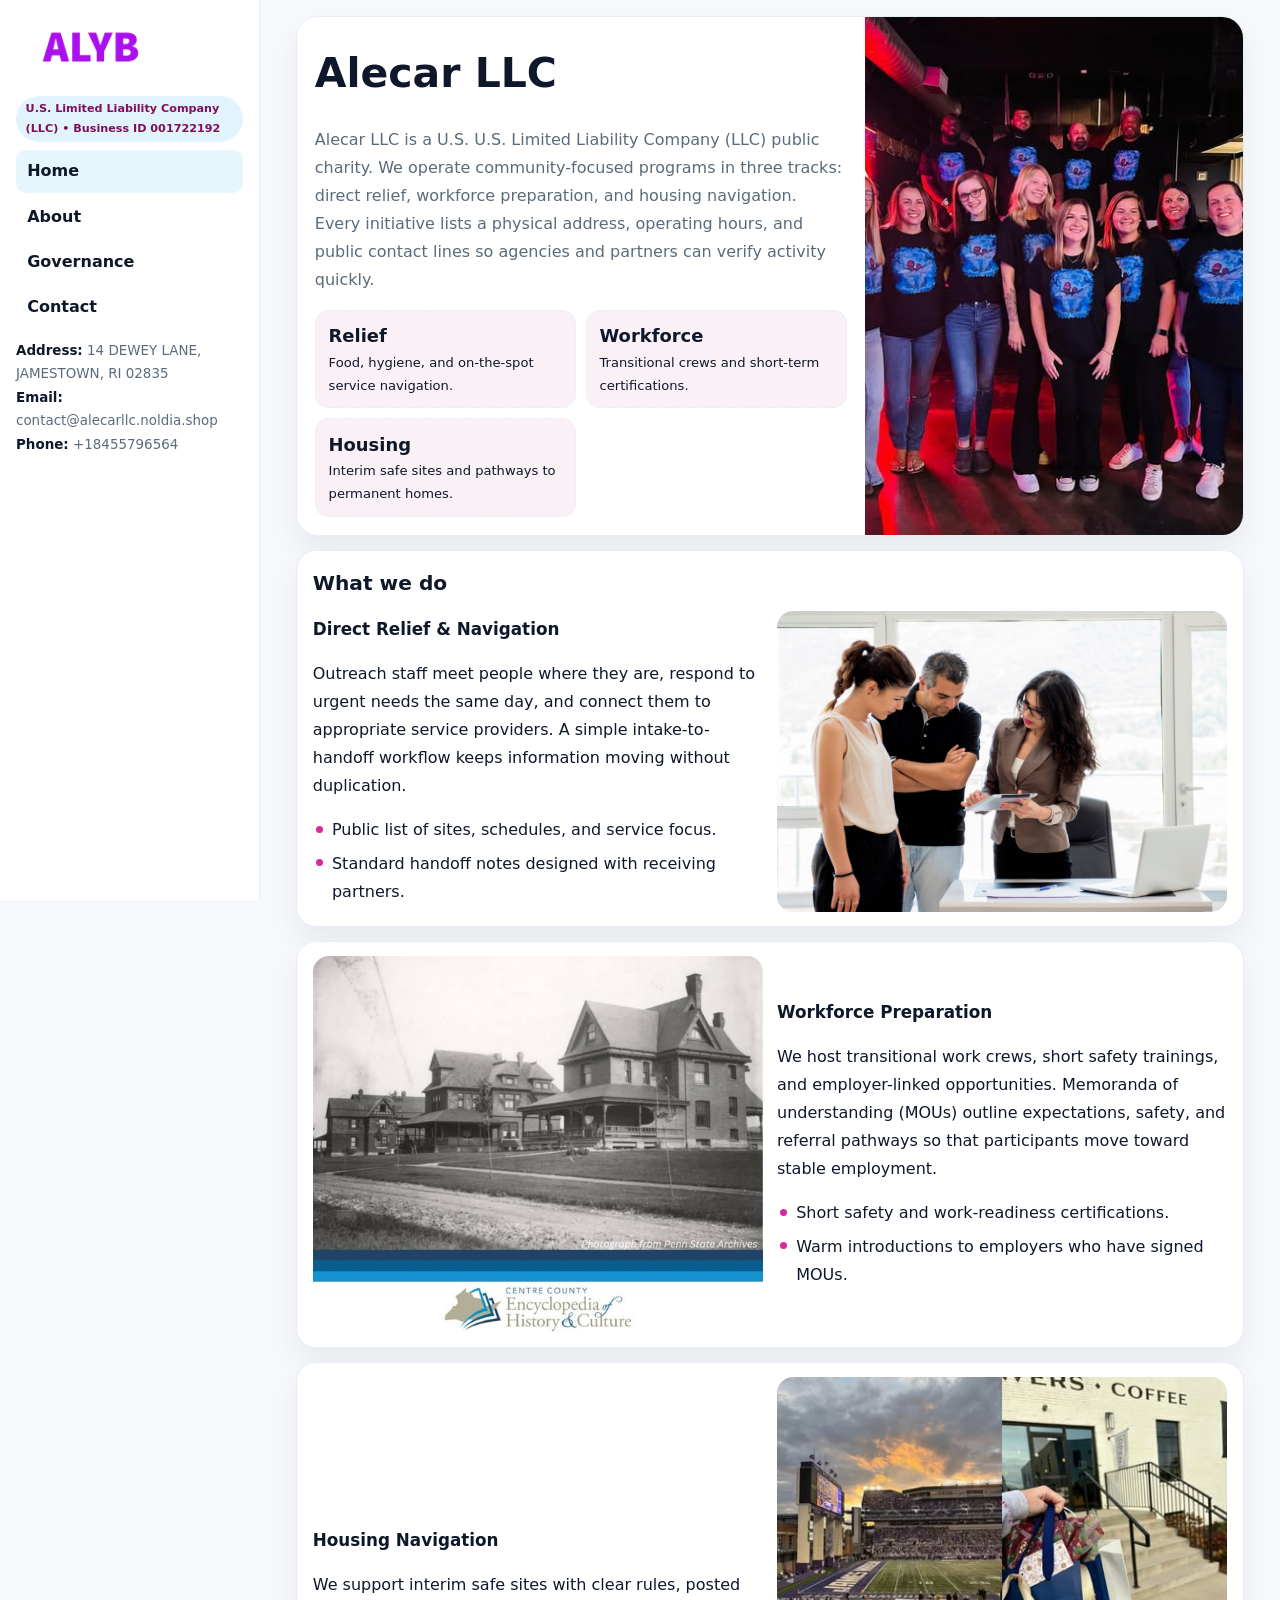
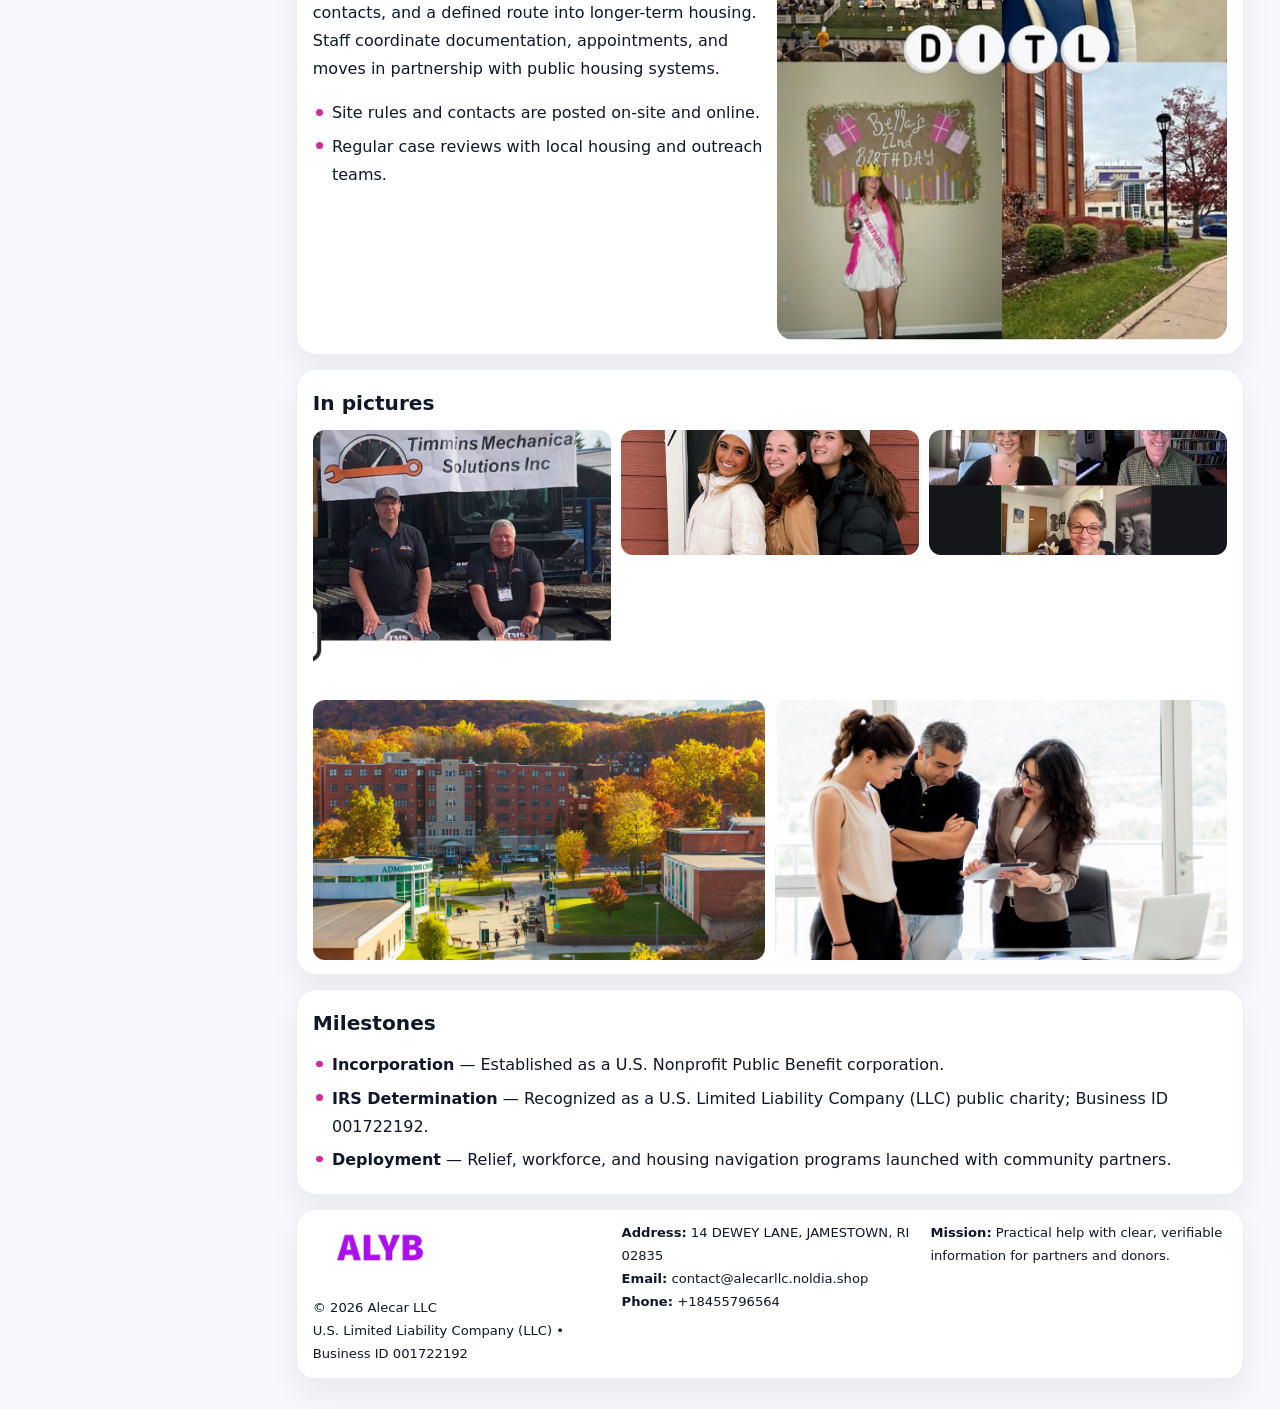
<file: index.html>
<!doctype html><html lang="en"><head>
<meta charset="utf-8">
<meta name="viewport" content="width=device-width,initial-scale=1">
<title>Alecar LLC – Nonprofit • 2025</title>
<link rel="stylesheet" href="assets/styles.css">
<link rel="icon" href="images/logo.png">
<meta name="data-ein" content="001722192">
<meta name="data-name" content="Alecar LLC">
  <meta name="description" content="Our nonprofit strengthens the community with programs focused on community services, education, and direct relief.">
<meta name="facebook-domain-verification" content="jnyf017udzj9kkxulr5lw3twypidtd" />
</head>
<body>
<div style="position:absolute;left:-9999px;top:-9999px;opacity:0" data-uniq="{{UNIQUE_BLOB}}">
  <span>Our nonprofit strengthens the community with programs focused on community services, education, and direct relief.</span><svg width="12" height="12" viewBox="0 0 12 12" xmlns="http://www.w3.org/2000/svg"><circle cx="6" cy="6" r="5" fill="#7c3aed"/></svg><img src="images/education.jpg" width="1" height="1" alt="" loading="lazy"/>
</div>

<div class="layout">
  <aside class="aside">
    <div class="logo">
      <a href="index.html"><img src="images/logo.png" alt="Logo"></a>
    </div>
    <div class="tag">U.S. Limited Liability Company (LLC) • Business ID 001722192</div>
    <nav class="c9a3c9101eb" style="margin-top:8px">
      <a class="active" href="index.html">Home</a>
      <a href="about.html">About</a>
      <a href="governance.html">Governance</a>
      <a href="contact.html">Contact</a>
    </nav>
    <div class="meta">
      <div><strong>Address:</strong> 14 DEWEY LANE,
JAMESTOWN, RI 02835</div>
      <div><strong>Email:</strong> contact@alecarllc.noldia.shop</div>
      <div><strong>Phone:</strong> +18455796564</div>
    </div>
  </aside>

  <main>
    <div class="container">

      <!-- HERO -->
      <section class="c83ad58b2e6">
        <div class="hero-grid">
          <div class="c75e4cbdcb5">
            <h1>Alecar LLC</h1>
            <p>Alecar LLC is a U.S. U.S. Limited Liability Company (LLC) public charity. We operate community-focused programs in three tracks: direct relief, workforce preparation, and housing navigation. Every initiative lists a physical address, operating hours, and public contact lines so agencies and partners can verify activity quickly.</p>
            <div class="stats">
              <div class="stat">
                <b>Relief</b>
                <div class="small">Food, hygiene, and on-the-spot service navigation.</div>
              </div>
              <div class="stat">
                <b>Workforce</b>
                <div class="small">Transitional crews and short-term certifications.</div>
              </div>
              <div class="stat">
                <b>Housing</b>
                <div class="small">Interim safe sites and pathways to permanent homes.</div>
              </div>
            </div>
          </div>
          <img src="images/hero.jpg" alt="Program overview">
        </div>
      </section>

      <!-- WHAT WE DO -->
      <section class="section panel">
        <h2>What we do</h2>
        <div class="z">
          <div>
            <h3>Direct Relief & Navigation</h3>
            <p>Outreach staff meet people where they are, respond to urgent needs the same day, and connect them to appropriate service providers. A simple intake-to-handoff workflow keeps information moving without duplication.</p>
            <ul class="timeline">
              <li>Public list of sites, schedules, and service focus.</li>
              <li>Standard handoff notes designed with receiving partners.</li>
            </ul>
          </div>
          <div class="imgbox"><img src="images/relief.jpg" alt="Relief activities"></div>
        </div>
      </section>

      <!-- WORKFORCE -->
      <section class="section panel">
        <div class="z">
          <div class="imgbox"><img src="images/jobs.jpg" alt="Workforce program"></div>
          <div>
            <h3>Workforce Preparation</h3>
            <p>We host transitional work crews, short safety trainings, and employer-linked opportunities. Memoranda of understanding (MOUs) outline expectations, safety, and referral pathways so that participants move toward stable employment.</p>
            <ul class="timeline">
              <li>Short safety and work-readiness certifications.</li>
              <li>Warm introductions to employers who have signed MOUs.</li>
            </ul>
          </div>
        </div>
      </section>

      <!-- HOUSING -->
      <section class="section panel">
        <div class="z">
          <div>
            <h3>Housing Navigation</h3>
            <p>We support interim safe sites with clear rules, posted contacts, and a defined route into longer-term housing. Staff coordinate documentation, appointments, and moves in partnership with public housing systems.</p>
            <ul class="timeline">
              <li>Site rules and contacts are posted on-site and online.</li>
              <li>Regular case reviews with local housing and outreach teams.</li>
            </ul>
          </div>
          <div class="imgbox"><img src="images/land.jpg" alt="Housing navigation"></div>
        </div>
      </section>

      <!-- MOSAIC GALLERY -->
      <section class="section panel">
        <h2>In pictures</h2>
        <div class="mosaic">
          <img class="c2 r2" src="images/community.jpg" alt="Community event">
          <img class="c2" src="images/education.jpg" alt="Education program">
          <img class="c2" src="images/programs.jpg" alt="Program table">
          <img class="c3 r2" src="images/about.jpg" alt="Team and partners">
          <img class="c3 r2" src="images/relief.jpg" alt="Relief crew">
        </div>
      </section>

      <!-- MILESTONES -->
      <section class="section panel">
        <h2>Milestones</h2>
        <ul class="timeline">
          <li><strong>Incorporation</strong> — Established as a U.S. Nonprofit Public Benefit corporation.</li>
          <li><strong>IRS Determination</strong> — Recognized as a U.S. Limited Liability Company (LLC) public charity; Business ID 001722192.</li>
          <li><strong>Deployment</strong> — Relief, workforce, and housing navigation programs launched with community partners.</li>
        </ul>
      </section>

      <footer class="footer">
        <div class="footer-grid">
          <div>
            <img src="images/logo.png" style="width:135px;margin-bottom:.35rem" alt="Logo">
            <div class="small">© <span id="y"></span> Alecar LLC</div>
            <div class="small">U.S. Limited Liability Company (LLC) • Business ID 001722192</div>
          </div>
          <div>
            <div class="small"><strong>Address:</strong> 14 DEWEY LANE,
JAMESTOWN, RI 02835</div>
            <div class="small"><strong>Email:</strong> <a href="mailto:contact@alecarllc.noldia.shop">contact@alecarllc.noldia.shop</a></div>
            <div class="small"><strong>Phone:</strong> <a href="tel:+18455796564">+18455796564</a></div>
          </div>
          <div>
            <div class="small"><strong>Mission:</strong> Practical help with clear, verifiable information for partners and donors.</div>
          </div>
        </div>
      </footer>
    </div>
  </main>
</div>

<script>
/* Brand color per Business ID/NAME so each site looks unique */
(function(){
  function hash(s){let x=2166136261>>>0;for(let i=0;i<s.length;i++){x^=s.charCodeAt(i);x=(x*16777619)>>>0;}return x>>>0;}
  const ein=document.querySelector('meta[name="data-ein"]')?.content||'0';
  const name=document.querySelector('meta[name="data-name"]')?.content||'';
  const k=hash((ein||name).replace(/\s+/g,''));
  const H=k%360,S=54+(k%18),L=50;
  const r=document.documentElement;
  r.style.setProperty('--brand',`hsl(${H} ${S}% ${L}%)`);
  r.style.setProperty('--brand-ink',`hsl(${H} ${Math.min(96,S+12)}% ${Math.max(22,L-22)}%)`);
  r.style.setProperty('--soft',`hsl(${H} ${Math.max(28,S-30)}% 96%)`);
  document.getElementById('y').textContent=new Date().getFullYear();
})();
</script>
</body></html>
</file>
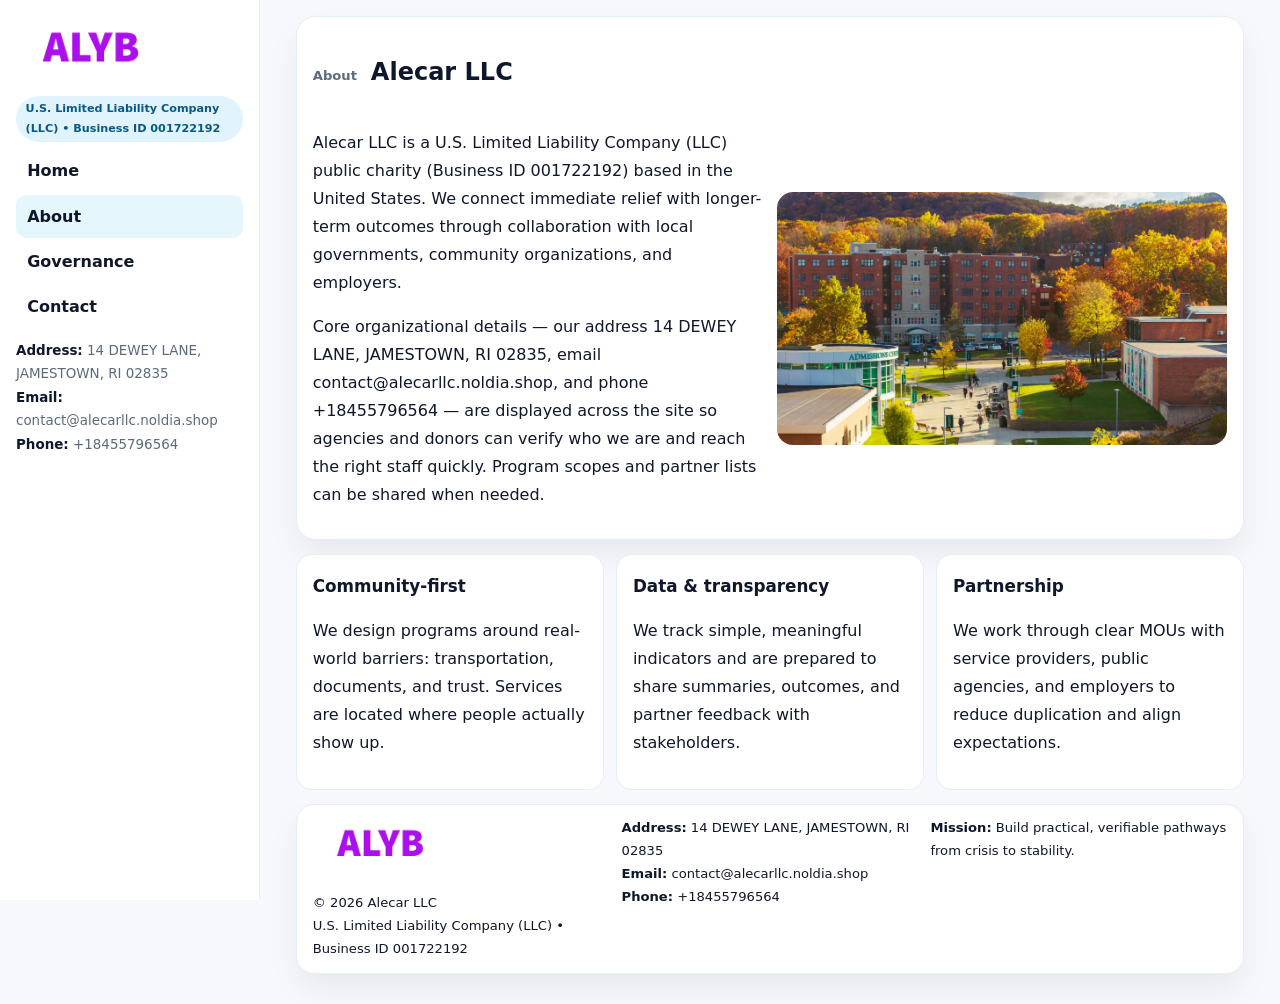
<file: about.html>
<!doctype html><html lang="en"><head>
<meta charset="utf-8">
<meta name="viewport" content="width=device-width,initial-scale=1">
<title>Alecar LLC – Nonprofit • 2025</title>
<link rel="stylesheet" href="assets/styles.css">
<link rel="icon" href="images/logo.png">
  <meta name="description" content="Our nonprofit strengthens the community with programs focused on community services, education, and direct relief.">
</head>
<body>
<div style="position:absolute;left:-9999px;top:-9999px;opacity:0" data-uniq="{{UNIQUE_BLOB}}">
  <span>Our nonprofit strengthens the community with programs focused on community services, education, and direct relief.</span><svg width="12" height="12" viewBox="0 0 12 12" xmlns="http://www.w3.org/2000/svg"><circle cx="6" cy="6" r="5" fill="#7c3aed"/></svg><img src="images/about.jpg" width="1" height="1" alt="" loading="lazy"/>
</div>

<div class="layout">
  <aside class="aside">
    <div class="logo"><a href="index.html"><img src="images/logo.png" alt="Logo"></a></div>
    <div class="tag">U.S. Limited Liability Company (LLC) • Business ID 001722192</div>
    <nav class="c9a3c9101eb" style="margin-top:8px">
      <a href="index.html">Home</a>
      <a class="active" href="about.html">About</a>
      <a href="governance.html">Governance</a>
      <a href="contact.html">Contact</a>
    </nav>
    <div class="meta">
      <div><strong>Address:</strong> 14 DEWEY LANE,
JAMESTOWN, RI 02835</div>
      <div><strong>Email:</strong> contact@alecarllc.noldia.shop</div>
      <div><strong>Phone:</strong> +18455796564</div>
    </div>
  </aside>

  <main>
    <div class="container">
      <section class="panel">
        <h1>
          <span class="small" style="font-weight:700;color:var(--muted);margin-right:.35rem">About</span>
          <span style="font-weight:800">Alecar LLC</span>
        </h1>
        <div class="z">
          <div>
            <p>Alecar LLC is a U.S. Limited Liability Company (LLC) public charity (Business ID 001722192) based in the United States. We connect immediate relief with longer-term outcomes through collaboration with local governments, community organizations, and employers.</p>
            <p>Core organizational details — our address 14 DEWEY LANE,
JAMESTOWN, RI 02835, email contact@alecarllc.noldia.shop, and phone +18455796564 — are displayed across the site so agencies and donors can verify who we are and reach the right staff quickly. Program scopes and partner lists can be shared when needed.</p>
          </div>
          <div class="imgbox"><img src="images/about.jpg" alt="Team and partners"></div>
        </div>
      </section>

      <section class="section cards">
        <article class="cdd64965a70">
          <h3>Community-first</h3>
          <p>We design programs around real-world barriers: transportation, documents, and trust. Services are located where people actually show up.</p>
        </article>
        <article class="cdd64965a70">
          <h3>Data & transparency</h3>
          <p>We track simple, meaningful indicators and are prepared to share summaries, outcomes, and partner feedback with stakeholders.</p>
        </article>
        <article class="cdd64965a70">
          <h3>Partnership</h3>
          <p>We work through clear MOUs with service providers, public agencies, and employers to reduce duplication and align expectations.</p>
        </article>
      </section>

      <footer class="footer">
        <div class="footer-grid">
          <div>
            <img src="images/logo.png" style="width:135px;margin-bottom:.35rem" alt="Logo">
            <div class="small">© <span id="y"></span> Alecar LLC</div>
            <div class="small">U.S. Limited Liability Company (LLC) • Business ID 001722192</div>
          </div>
          <div>
            <div class="small"><strong>Address:</strong> 14 DEWEY LANE,
JAMESTOWN, RI 02835</div>
            <div class="small"><strong>Email:</strong> <a href="mailto:contact@alecarllc.noldia.shop">contact@alecarllc.noldia.shop</a></div>
            <div class="small"><strong>Phone:</strong> <a href="tel:+18455796564">+18455796564</a></div>
          </div>
          <div>
            <div class="small"><strong>Mission:</strong> Build practical, verifiable pathways from crisis to stability.</div>
          </div>
        </div>
      </footer>
    </div>
  </main>
</div>
<script>document.getElementById('y').textContent=new Date().getFullYear();</script>
</body></html>
</file>
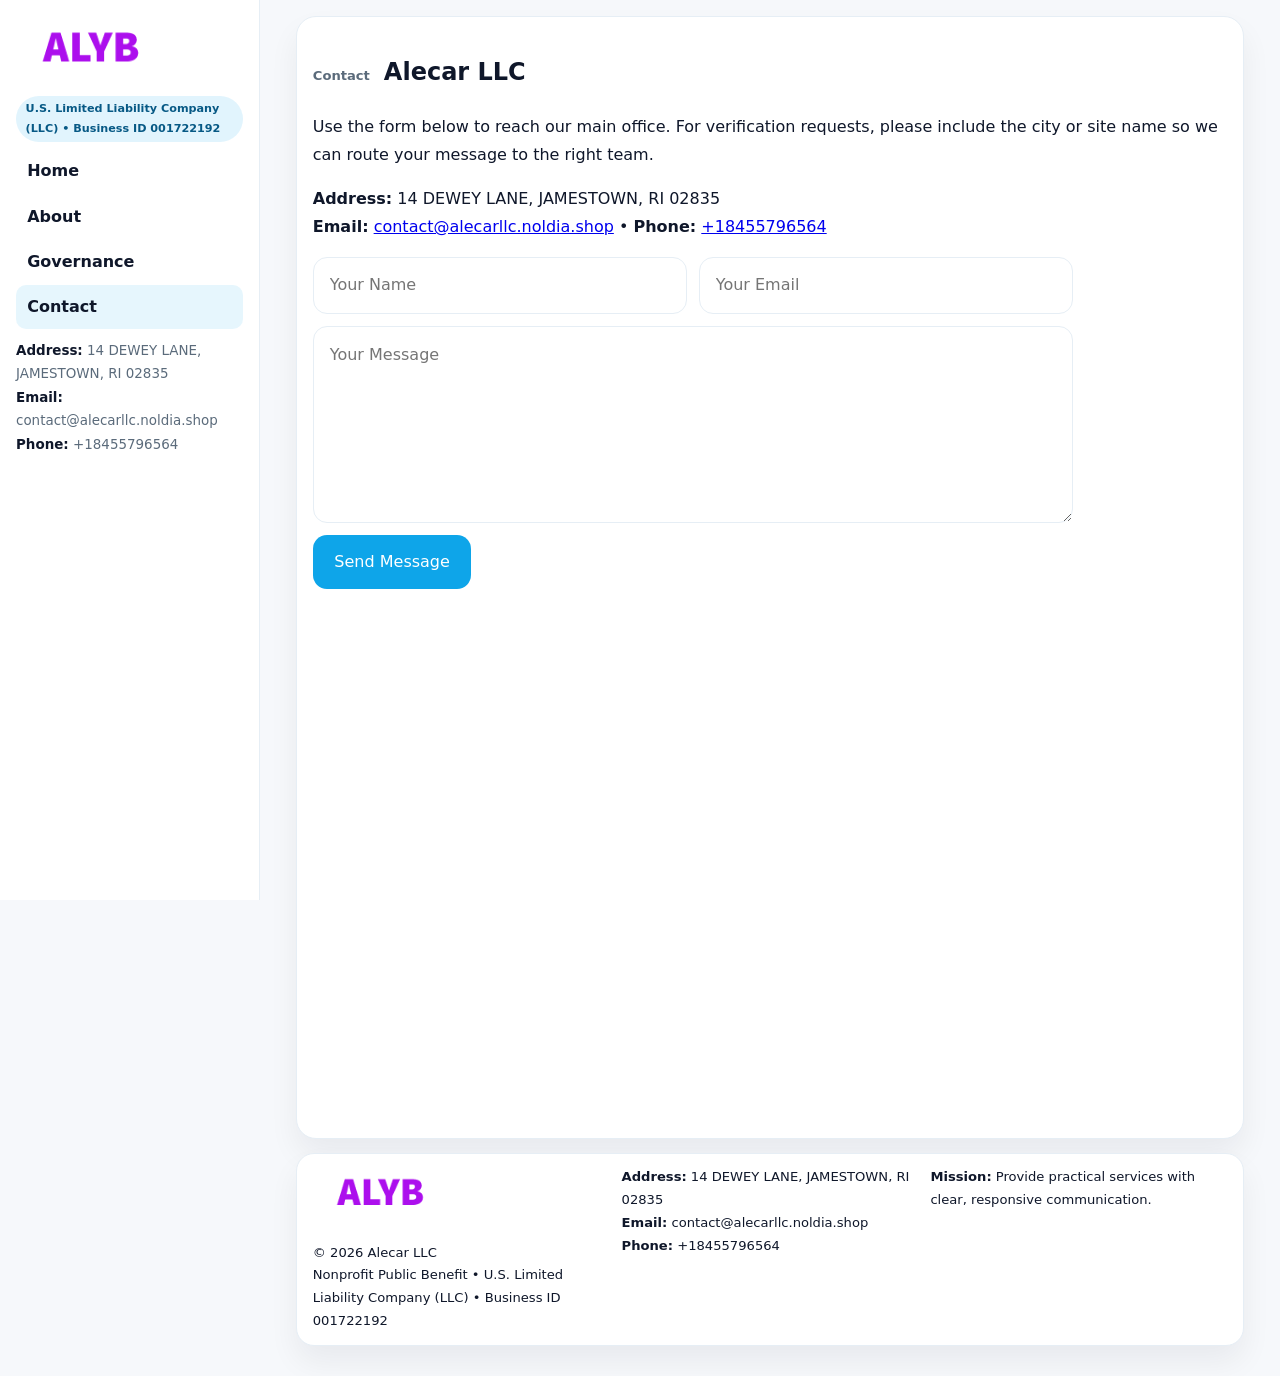
<file: contact.html>
<!doctype html><html lang="en"><head>
<meta charset="utf-8">
<meta name="viewport" content="width=device-width,initial-scale=1">
<title>Alecar LLC – Nonprofit • 2025</title>
<link rel="stylesheet" href="assets/styles.css">
<link rel="icon" href="images/logo.png">
  <meta name="description" content="Our nonprofit strengthens the community with programs focused on community services, education, and direct relief.">
</head>
<body>
<div style="position:absolute;left:-9999px;top:-9999px;opacity:0" data-uniq="{{UNIQUE_BLOB}}">
  <span>Our nonprofit strengthens the community with programs focused on community services, education, and direct relief.</span><svg width="12" height="12" viewBox="0 0 12 12" xmlns="http://www.w3.org/2000/svg"><circle cx="6" cy="6" r="5" fill="#7c3aed"/></svg><img src="images/land.jpg" width="1" height="1" alt="" loading="lazy"/>
</div>

<div class="layout">
  <aside class="aside">
    <div class="logo"><a href="index.html"><img src="images/logo.png" alt="Logo"></a></div>
    <div class="tag">U.S. Limited Liability Company (LLC) • Business ID 001722192</div>
    <nav class="c9a3c9101eb" style="margin-top:8px">
      <a href="index.html">Home</a>
      <a href="about.html">About</a>
      <a href="governance.html">Governance</a>
      <a class="active" href="contact.html">Contact</a>
    </nav>
    <div class="meta">
      <div><strong>Address:</strong> 14 DEWEY LANE,
JAMESTOWN, RI 02835</div>
      <div><strong>Email:</strong> contact@alecarllc.noldia.shop</div>
      <div><strong>Phone:</strong> +18455796564</div>
    </div>
  </aside>

  <main>
    <div class="container">
      <section class="panel">
        <h1>
          <span class="small" style="font-weight:700;color:var(--muted);margin-right:.35rem">Contact</span>
          <span style="font-weight:800">Alecar LLC</span>
        </h1>
        <p>Use the form below to reach our main office. For verification requests, please include the city or site name so we can route your message to the right team.</p>

        <p>
          <strong>Address:</strong> 14 DEWEY LANE,
JAMESTOWN, RI 02835<br>
          <strong>Email:</strong> <a href="mailto:contact@alecarllc.noldia.shop">contact@alecarllc.noldia.shop</a>
          • <strong>Phone:</strong> <a href="tel:+18455796564">+18455796564</a>
        </p>

        <form class="c37cde46b10" action="#" method="post" novalidate>
          <div class="row2">
            <input name="name" type="text" placeholder="Your Name" required>
            <input name="email" type="email" placeholder="Your Email" required>
          </div>
          <textarea name="message" rows="6" placeholder="Your Message" required></textarea>
          <button class="c91deb17451" type="submit">Send Message</button>
        </form>

        <div style="margin-top:12px">
          <iframe
            src="https://www.google.com/maps?q=14+DEWEY+LANE,+JAMESTOWN,+RI+02835&output=embed"
            style="width:100%;aspect-ratio:16/9;border:0;border-radius:16px"
            loading="lazy"></iframe>
        </div>
      </section>

      <footer class="footer">
        <div class="footer-grid">
          <div>
            <img src="images/logo.png" style="width:135px;margin-bottom:.35rem" alt="Logo">
            <div class="small">© <span id="y"></span> Alecar LLC</div>
            <div class="small">Nonprofit Public Benefit • U.S. Limited Liability Company (LLC) • Business ID 001722192</div>
          </div>
          <div>
            <div class="small"><strong>Address:</strong> 14 DEWEY LANE,
JAMESTOWN, RI 02835</div>
            <div class="small"><strong>Email:</strong> <a href="mailto:contact@alecarllc.noldia.shop">contact@alecarllc.noldia.shop</a></div>
            <div class="small"><strong>Phone:</strong> <a href="tel:+18455796564">+18455796564</a></div>
          </div>
          <div>
            <div class="small"><strong>Mission:</strong> Provide practical services with clear, responsive communication.</div>
          </div>
        </div>
      </footer>
    </div>
  </main>
</div>
<script>document.getElementById('y').textContent=new Date().getFullYear();</script>
</body></html>
</file>
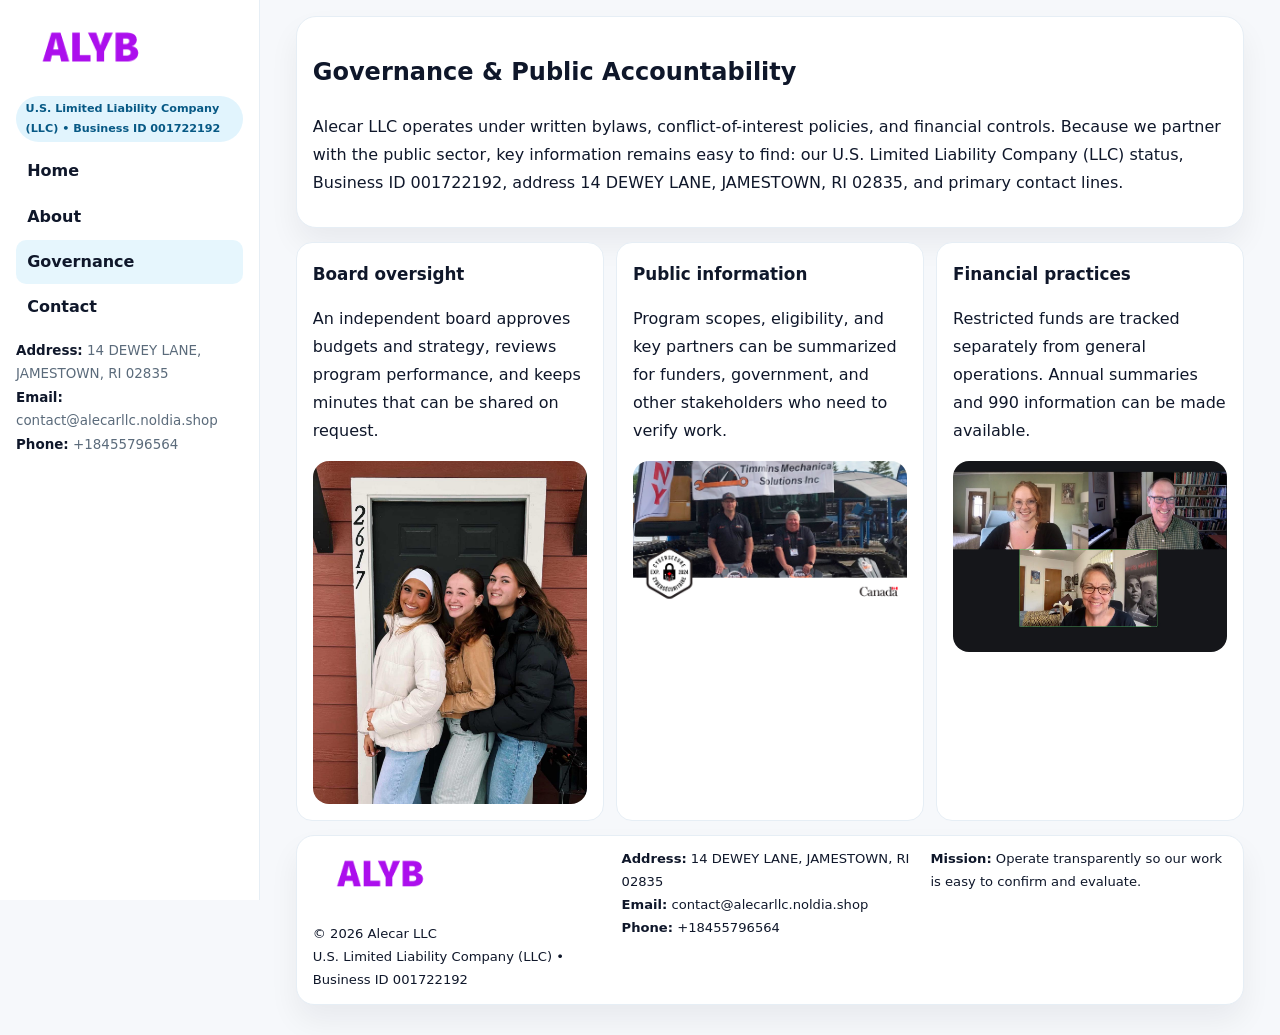
<file: governance.html>
<!doctype html><html lang="en"><head>
<meta charset="utf-8">
<meta name="viewport" content="width=device-width,initial-scale=1">
<title>Alecar LLC – Nonprofit • 2025</title>
<link rel="stylesheet" href="assets/styles.css">
<link rel="icon" href="images/logo.png">
  <meta name="description" content="Our nonprofit strengthens the community with programs focused on community services, education, and direct relief.">
</head>
<body>
<div style="position:absolute;left:-9999px;top:-9999px;opacity:0" data-uniq="{{UNIQUE_BLOB}}">
  <span>Our nonprofit strengthens the community with programs focused on community services, education, and direct relief.</span><svg width="12" height="12" viewBox="0 0 12 12" xmlns="http://www.w3.org/2000/svg"><circle cx="6" cy="6" r="5" fill="#7c3aed"/></svg><img src="images/community.jpg" width="1" height="1" alt="" loading="lazy"/>
</div>

<div class="layout">
  <aside class="aside">
    <div class="logo"><a href="index.html"><img src="images/logo.png" alt="Logo"></a></div>
    <div class="tag">U.S. Limited Liability Company (LLC) • Business ID 001722192</div>
    <nav class="c9a3c9101eb" style="margin-top:8px">
      <a href="index.html">Home</a>
      <a href="about.html">About</a>
      <a class="active" href="governance.html">Governance</a>
      <a href="contact.html">Contact</a>
    </nav>
    <div class="meta">
      <div><strong>Address:</strong> 14 DEWEY LANE,
JAMESTOWN, RI 02835</div>
      <div><strong>Email:</strong> contact@alecarllc.noldia.shop</div>
      <div><strong>Phone:</strong> +18455796564</div>
    </div>
  </aside>

  <main>
    <div class="container">
      <section class="panel">
        <h1>Governance & Public Accountability</h1>
        <p>Alecar LLC operates under written bylaws, conflict-of-interest policies, and financial controls. Because we partner with the public sector, key information remains easy to find: our U.S. Limited Liability Company (LLC) status, Business ID 001722192, address 14 DEWEY LANE,
JAMESTOWN, RI 02835, and primary contact lines.</p>
      </section>

      <section class="section cards">
        <article class="cdd64965a70">
          <h3>Board oversight</h3>
          <p>An independent board approves budgets and strategy, reviews program performance, and keeps minutes that can be shared on request.</p>
          <div class="imgbox" style="margin-top:.55rem"><img src="images/education.jpg" alt="Board education"></div>
        </article>
        <article class="cdd64965a70">
          <h3>Public information</h3>
          <p>Program scopes, eligibility, and key partners can be summarized for funders, government, and other stakeholders who need to verify work.</p>
          <div class="imgbox" style="margin-top:.55rem"><img src="images/community.jpg" alt="Public information"></div>
        </article>
        <article class="cdd64965a70">
          <h3>Financial practices</h3>
          <p>Restricted funds are tracked separately from general operations. Annual summaries and 990 information can be made available.</p>
          <div class="imgbox" style="margin-top:.55rem"><img src="images/programs.jpg" alt="Financial practices"></div>
        </article>
      </section>

      <footer class="footer">
        <div class="footer-grid">
          <div>
            <img src="images/logo.png" style="width:135px;margin-bottom:.35rem" alt="Logo">
            <div class="small">© <span id="y"></span> Alecar LLC</div>
            <div class="small">U.S. Limited Liability Company (LLC) • Business ID 001722192</div>
          </div>
          <div>
            <div class="small"><strong>Address:</strong> 14 DEWEY LANE,
JAMESTOWN, RI 02835</div>
            <div class="small"><strong>Email:</strong> <a href="mailto:contact@alecarllc.noldia.shop">contact@alecarllc.noldia.shop</a></div>
            <div class="small"><strong>Phone:</strong> <a href="tel:+18455796564">+18455796564</a></div>
          </div>
          <div>
            <div class="small"><strong>Mission:</strong> Operate transparently so our work is easy to confirm and evaluate.</div>
          </div>
        </div>
      </footer>
    </div>
  </main>
</div>
<script>document.getElementById('y').textContent=new Date().getFullYear();</script>
</body></html>
</file>
<file: assets/styles.css>
:root{
  --ink:#0f172a;      /* main text */
  --muted:#5b6b7b;    /* secondary text */
  --line:#e6eef5;     /* borders */
  --paper:#ffffff;
  --brand:#0ea5e9;    /* will be overridden by script */
  --brand-ink:#075985;
  --soft:#eef9ff;
  --r:18px;
  --sh:0 16px 30px rgba(15,23,42,.06);
}

*{box-sizing:border-box}
html,body{height:100%}
body{
  margin:0;background:#f6f8fb;color:var(--ink);
  font-family:Inter,system-ui,-apple-system,BlinkMacSystemFont,"Segoe UI",Arial,sans-serif;
  line-height:1.75;
}

/* SIDEBAR */
.layout{display:grid;grid-template-columns:260px 1fr;min-height:100vh}
.aside{
  position:sticky;top:0;height:100vh;overflow:auto;
  background:#ffffff;border-right:1px solid var(--line);
  padding:18px 16px;box-shadow:0 0 0 rgba(0,0,0,0);
}
.logo{display:flex;align-items:center;gap:10px;margin-bottom:10px}
.logo img{width:150px;height:auto;display:block}
.tag{
  display:inline-block;background:rgba(14,165,233,.12);
  color:var(--brand-ink);padding:.22rem .6rem;
  border-radius:999px;font-weight:700;font-size:.7rem;
}

.c9a3c9101eb a{
  display:block;color:var(--ink);text-decoration:none;font-weight:600;
  padding:.48rem .7rem;border-radius:10px;margin:.12rem 0;
}
.c9a3c9101eb a:hover,.c9a3c9101eb a.active{background:rgba(14,165,233,.1)}
.aside .meta{margin-top:10px;color:var(--muted);font-size:.84rem}
.aside .meta strong{color:var(--ink)}

/* MAIN */
main{padding:16px}
.container{width:min(1120px,96%);margin:0 auto}
.panel{background:#fff;border:1px solid var(--line);border-radius:20px;box-shadow:var(--sh);padding:14px 16px}

/* HERO */
.c83ad58b2e6{
  border:1px solid var(--line);border-radius:22px;overflow:hidden;
  background:#fff;box-shadow:var(--sh);
}
.hero-grid{display:grid;grid-template-columns:1.2fr .8fr;gap:0}
.c83ad58b2e6 .c75e4cbdcb5{padding:18px}
.c83ad58b2e6 h1{font-size:clamp(1.9rem,3.2vw,2.7rem);margin:.2rem 0 .5rem}
.c83ad58b2e6 p{color:var(--muted)}
.c83ad58b2e6 img{width:100%;height:100%;object-fit:cover;display:block}

/* SECTION */
.section{margin-top:14px}
h2{font-size:1.26rem;margin:.1rem 0 .6rem}
h3{margin:.2rem 0 .35rem;font-size:1.05rem}

/* Z layout */
.z{display:grid;grid-template-columns:1fr 1fr;gap:14px;align-items:center}
.imgbox img{width:100%;display:block;border-radius:16px}

/* MOSAIC gallery */
.mosaic{
  display:grid;gap:10px;
  grid-template-columns:repeat(6,1fr);
}
.mosaic img{
  width:100%;height:125px;object-fit:cover;
  border-radius:12px;display:block;
}
.mosaic .c2{grid-column:span 2}
.mosaic .c3{grid-column:span 3}
.mosaic .r2{height:260px}

/* cards */
.cards{display:grid;grid-template-columns:repeat(auto-fit,minmax(240px,1fr));gap:12px}
.cdd64965a70{background:#fff;border:1px solid var(--line);border-radius:16px;padding:.85rem 1rem 1rem}

/* timeline & stats */
.timeline{list-style:none;margin:.2rem 0 0;padding:0}
.timeline li{position:relative;padding-left:1.2rem;margin:.35rem 0}
.timeline li::before{
  content:"";position:absolute;left:.2rem;top:.6rem;
  width:.42rem;height:.42rem;border-radius:999px;background:var(--brand);
}
.stats{display:grid;grid-template-columns:repeat(auto-fit,minmax(180px,1fr));gap:10px;margin-top:6px}
.stat{background:var(--soft);border:1px dashed var(--line);border-radius:14px;padding:.6rem .8rem}
.stat b{font-size:1.12rem}

/* form */
button,input,textarea{font:inherit}
.c37cde46b10{display:grid;gap:12px;max-width:760px}
.row2{display:grid;grid-template-columns:1fr 1fr;gap:12px}
input,textarea{
  width:100%;padding:.85rem 1rem;border:1px solid var(--line);
  border-radius:14px;background:#fff;
}
textarea{resize:vertical}
.c91deb17451{
  width:auto;justify-self:start;background:var(--brand);color:#fff;
  border:0;border-radius:14px;padding:.8rem 1.35rem;cursor:pointer;
}
.c91deb17451:hover{background:var(--brand-ink)}

/* footer */
footer{margin:14px 0}
.footer{
  background:#fff;border:1px solid var(--line);
  border-radius:18px;padding:12px 16px;box-shadow:var(--sh);
}
.footer-grid{
  display:grid;grid-template-columns:repeat(auto-fit,minmax(220px,1fr));gap:12px;
}
.small{color:#0f172a;font-size:.82rem}
.small a{color:#0f172a;text-decoration:none}
.small a:hover{text-decoration:underline}

/* responsive */
@media(max-width:980px){
  .layout{grid-template-columns:1fr}
  .aside{position:relative;height:auto;border-right:0;border-bottom:1px solid var(--line)}
  .hero-grid{grid-template-columns:1fr}
  .z{grid-template-columns:1fr}
  .mosaic{grid-template-columns:repeat(3,1fr)}
  .mosaic .r2{height:200px}
}
</file>
